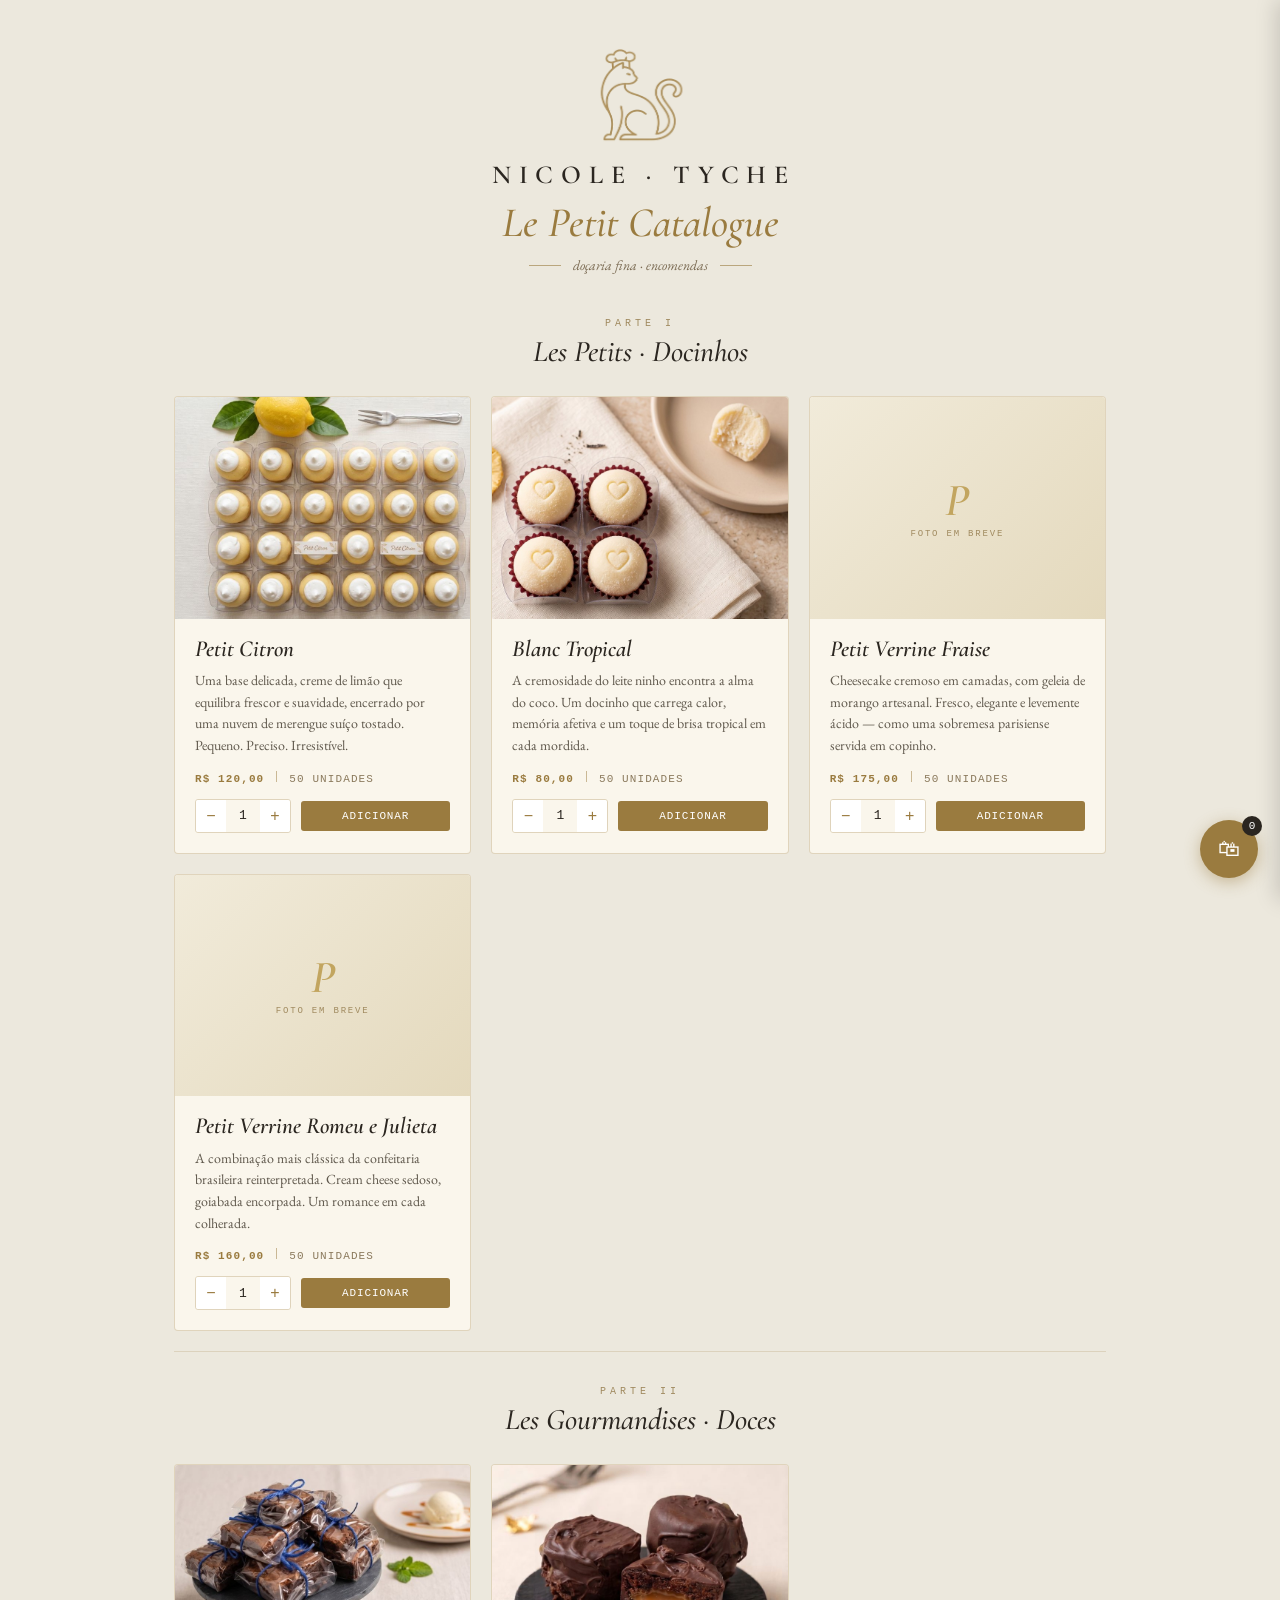
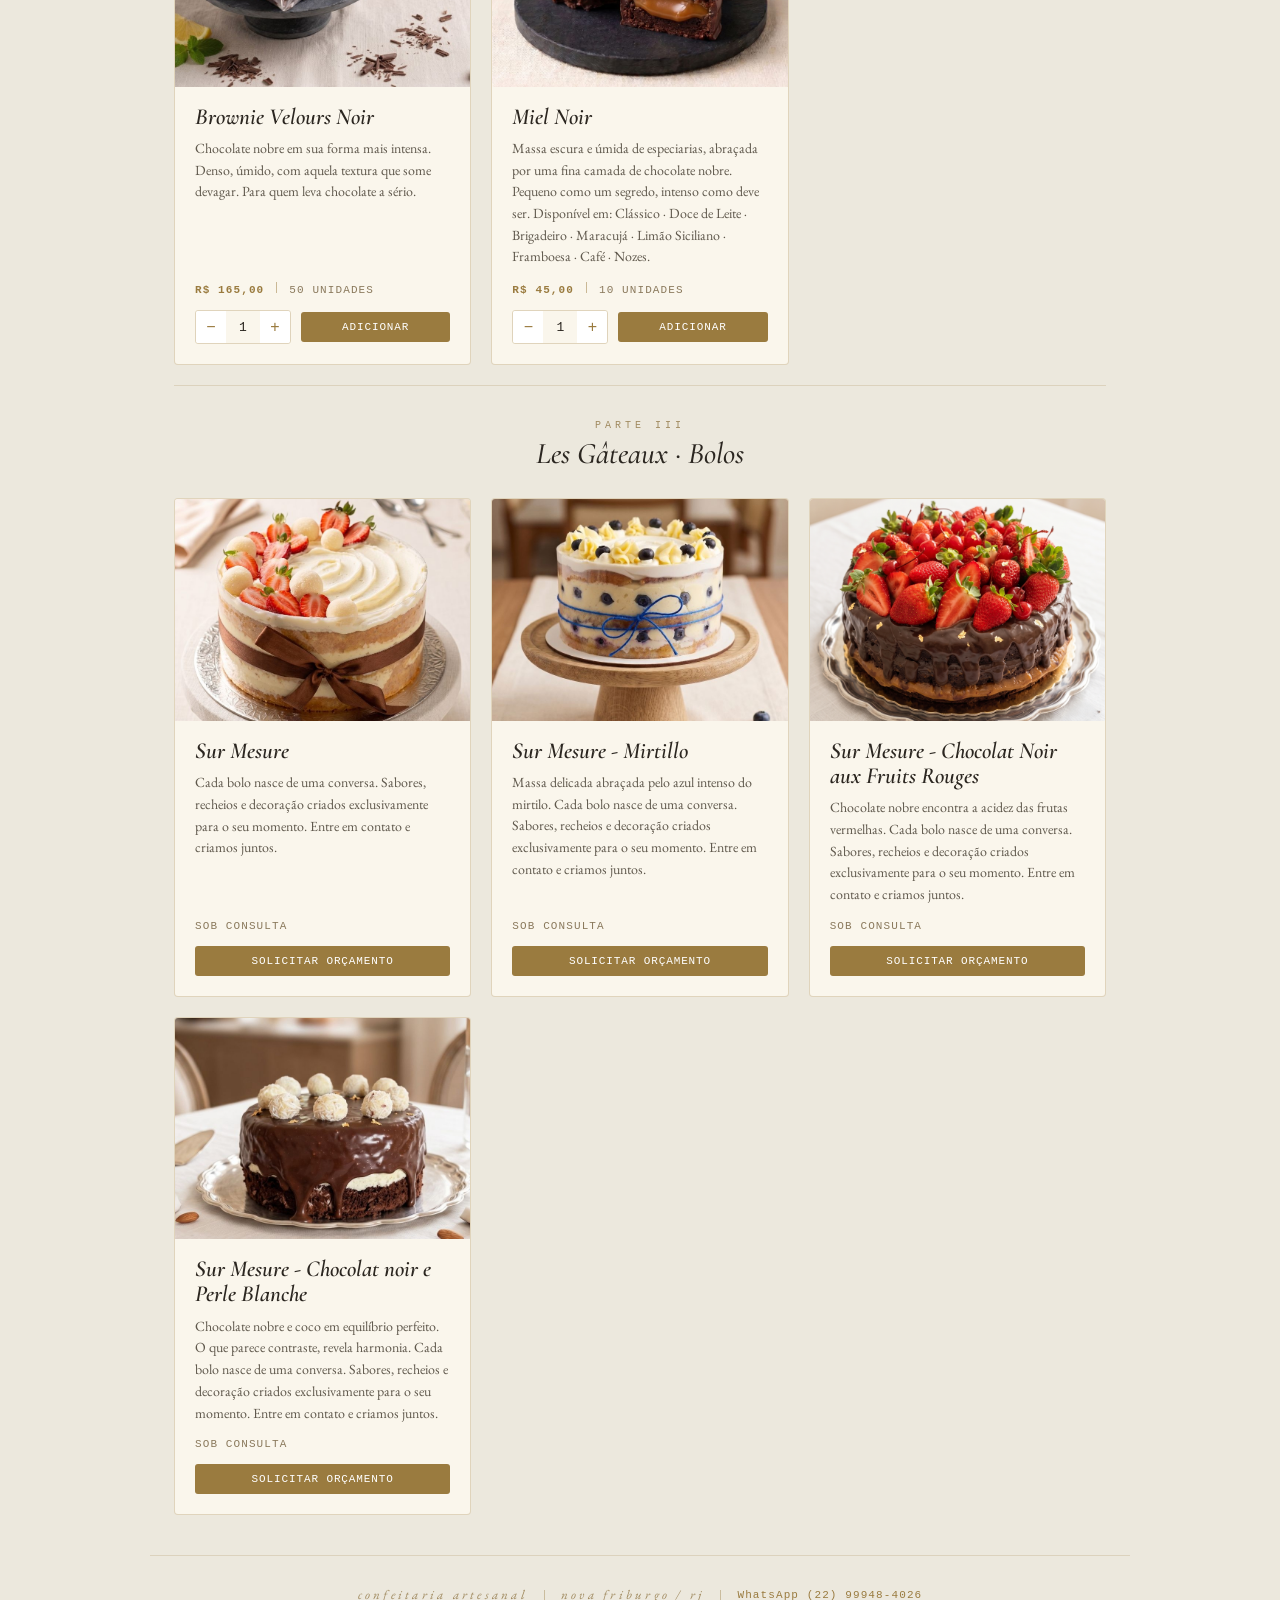
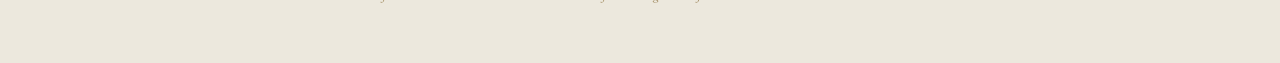
<file: index.html>
<!DOCTYPE html>
<html lang="pt-BR">

<head>
    <meta charset="UTF-8">
    <meta http-equiv="refresh" content="0; url=loja-online/index.html">

    <!-- Título da aba e preview -->
    <title>Nicole Tyche</title>
    <link rel="icon" href="loja-online/assets/favicon.ico">

    <!-- Open Graph - WhatsApp, Facebook, etc -->
    <meta property="og:title" content="Nicole Tyche">
    <meta property="og:description" content="Confira nosso catálogo de produtos">
    <meta property="og:image" content="https://fcsereno.github.io/nicole-tyche/LOGO_NICOLE_TYCHE.png">
    <meta property="og:url" content="https://fcsereno.github.io/nicole-tyche/">
    <meta property="og:type" content="website">

</head>

<body></body>

</html>
</file>
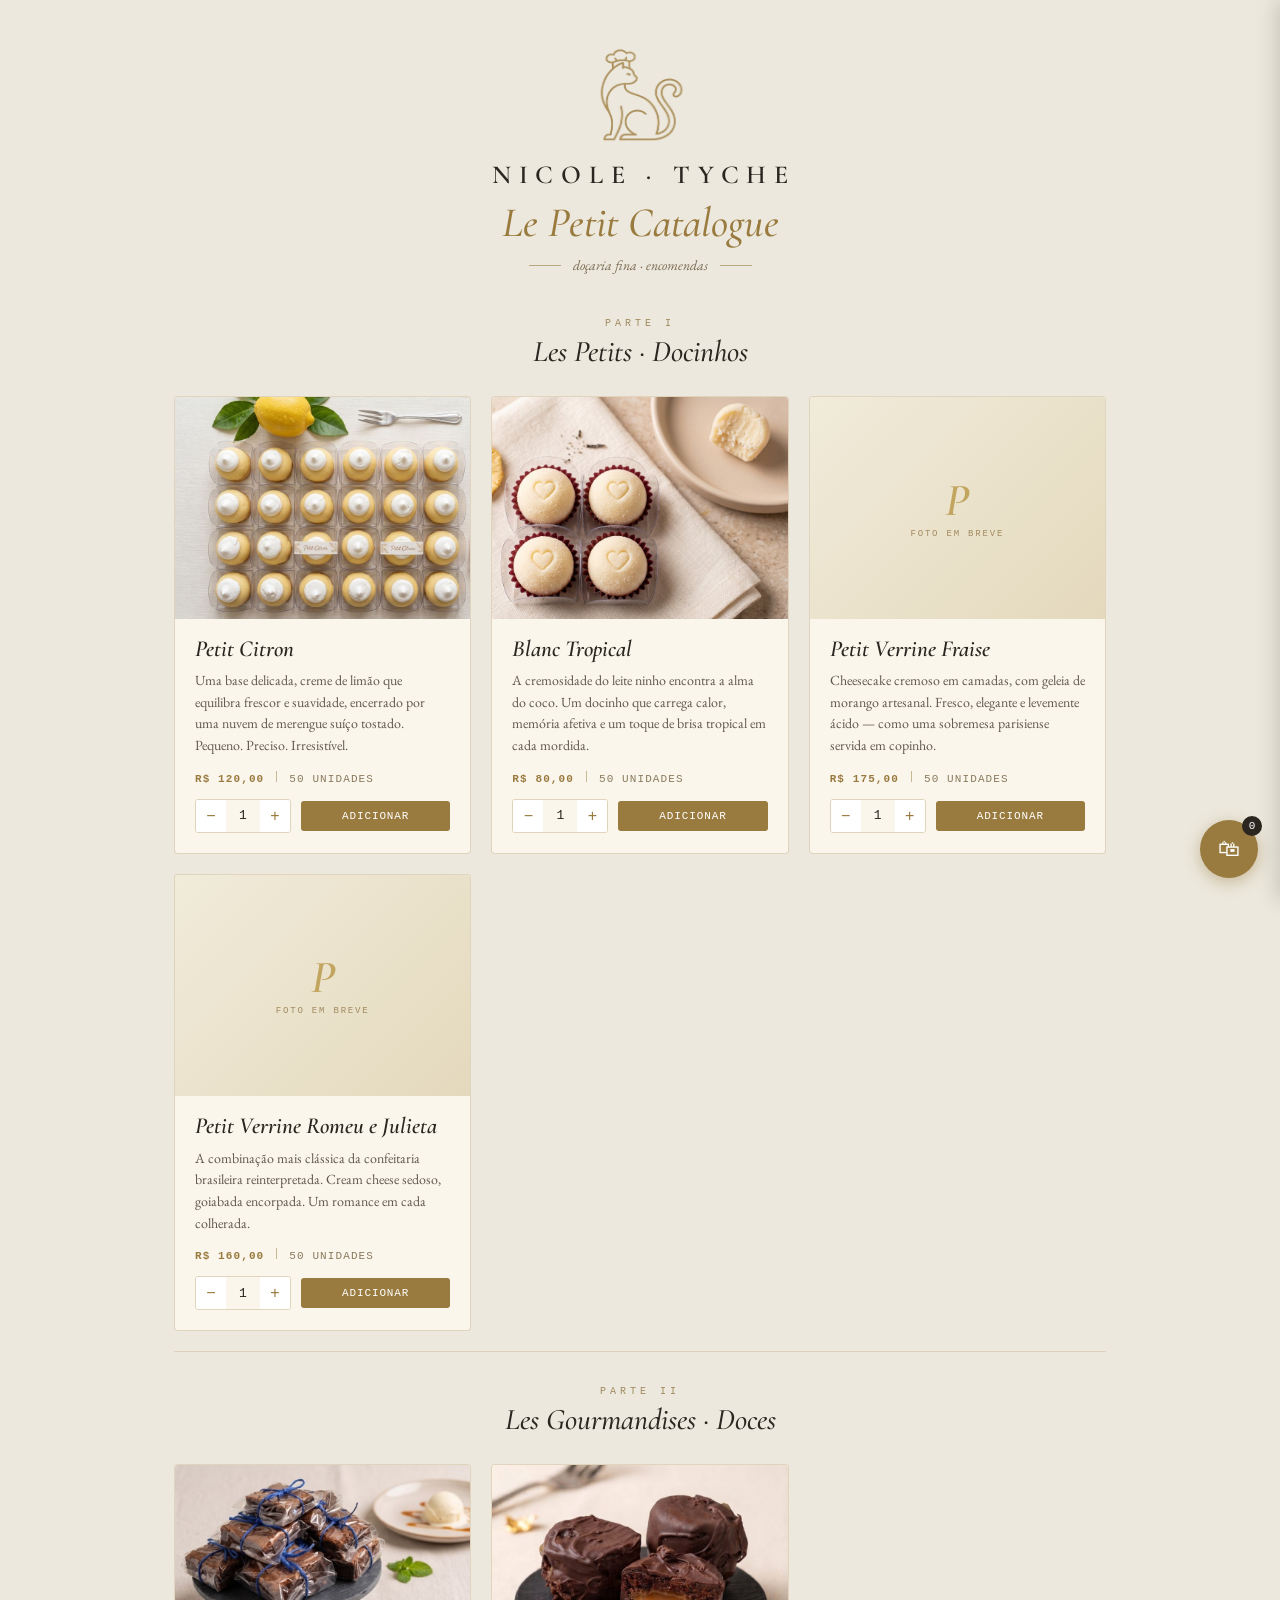
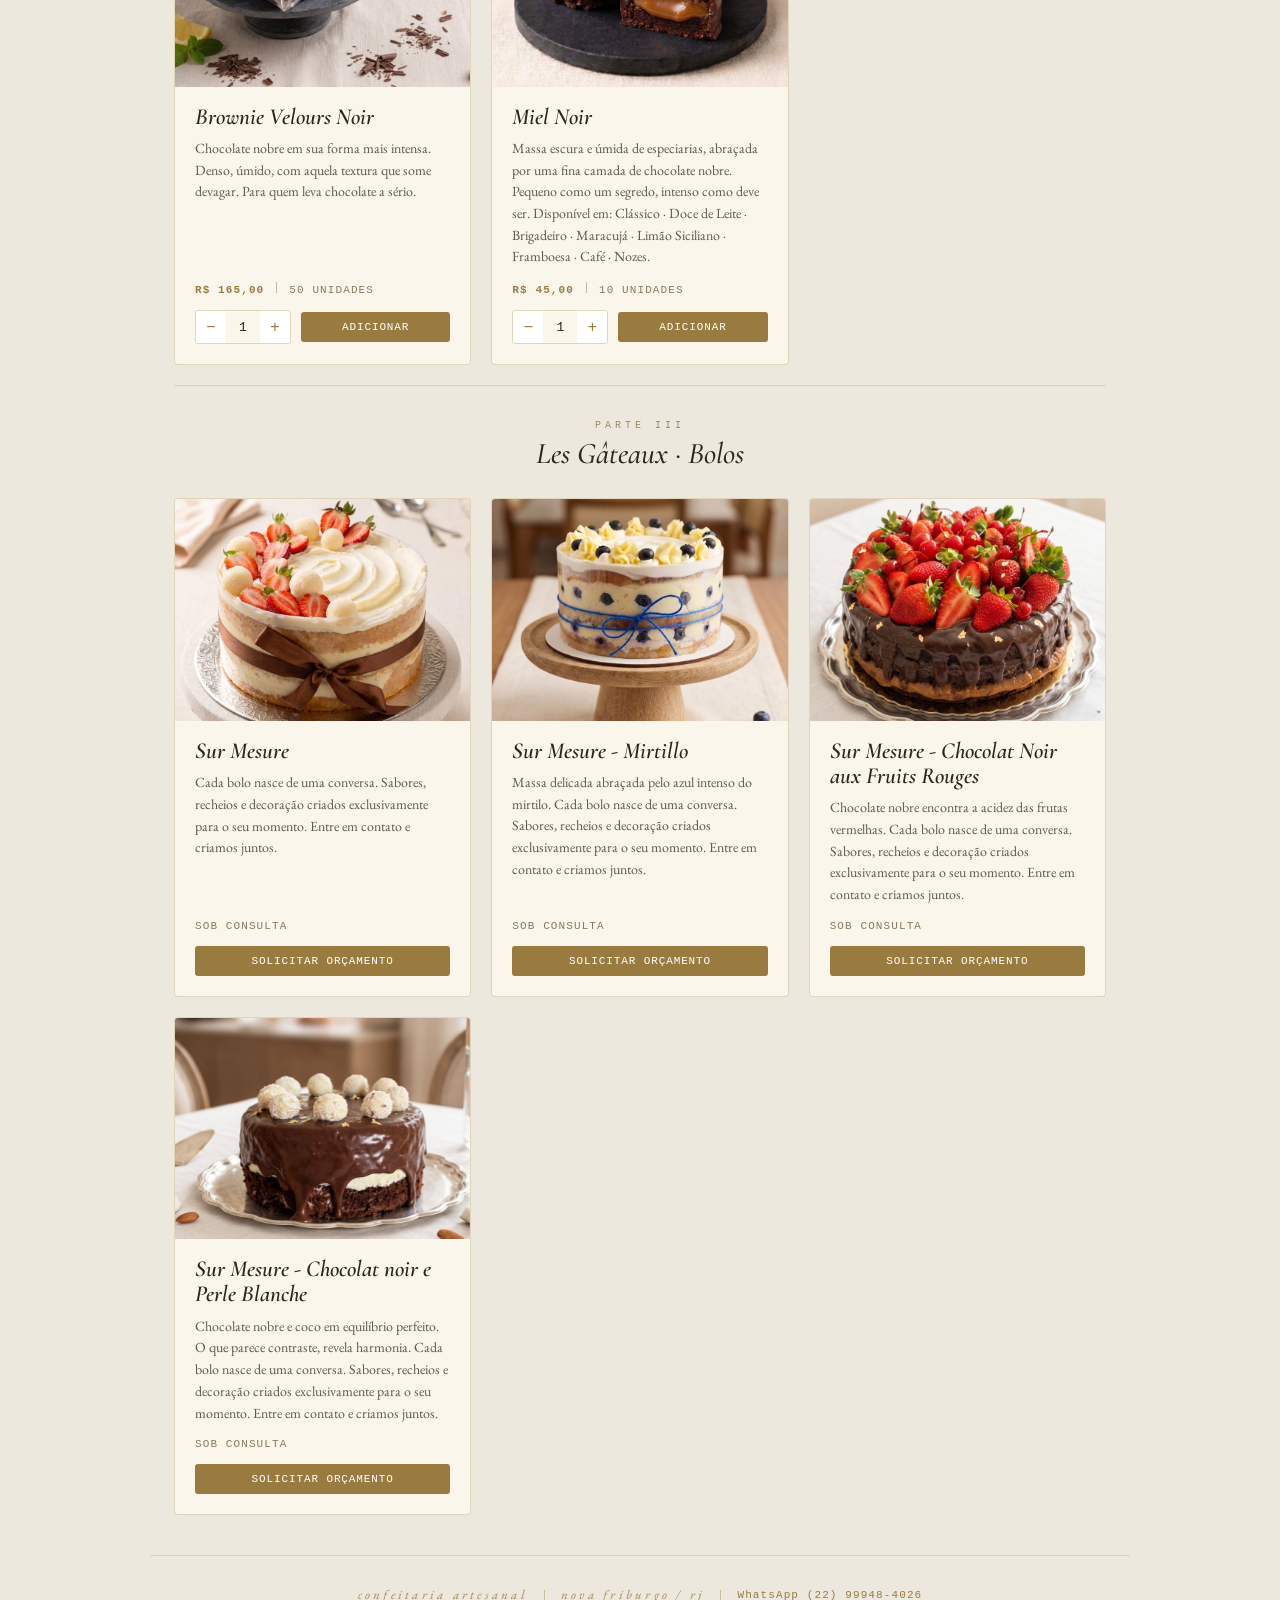
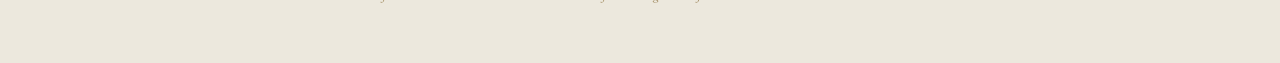
<file: loja-online/index.html>
<!DOCTYPE html>
<html lang="pt-BR">

<head>
  <meta charset="utf-8">
  <meta name="viewport" content="width=device-width, initial-scale=1">
  <title>Nicole Tyche · Loja</title>
  <link rel="icon" href="assets/favicon.ico">
  <link rel="preconnect" href="https://fonts.googleapis.com">
  <link rel="preconnect" href="https://fonts.gstatic.com" crossorigin>
  <link
    href="https://fonts.googleapis.com/css2?family=Cormorant+Garamond:ital,wght@0,400;0,500;0,600;1,400;1,500;1,600&family=EB+Garamond:ital,wght@0,400;0,500;1,400&display=swap"
    rel="stylesheet">
  <link rel="stylesheet" href="styles.css">
</head>

<body>

  <header class="header">
    <img src="assets/logo.png" alt="Nicole Tyche" class="logo">
    <div class="brand">Nicole · Tyche</div>
    <h1 class="title">Le Petit Catalogue</h1>
    <div class="tagline">
      <span class="line"></span>
      <span class="text">doçaria fina · encomendas</span>
      <span class="line"></span>
    </div>
  </header>

  <main class="sheet" id="catalog"></main>

  <footer class="footer">
    <div class="row">
      <span class="label">confeitaria artesanal</span>
      <span class="sep"></span>
      <span class="label">Nova Friburgo / RJ</span>
      <span class="sep"></span>
      <a href="https://wa.me/5522999484026">WhatsApp (22) 99948-4026</a>
    </div>
  </footer>

  <!-- BOTÃO FLUTUANTE DO CARRINHO -->
  <button id="cart-toggle" class="cart-toggle" aria-label="Abrir carrinho">
    <span class="cart-icon">🛍</span>
    <span id="cart-count" class="cart-count">0</span>
  </button>

  <!-- PAINEL DO CARRINHO -->
  <div id="cart-backdrop" class="cart-backdrop"></div>
  <aside id="cart-panel" class="cart-panel">
    <div class="cart-header">
      <h3>Seu pedido</h3>
      <button id="cart-close" class="cart-close" aria-label="Fechar carrinho">×</button>
    </div>
    <div id="cart-items" class="cart-items"></div>
    <div class="cart-footer">
      <div class="cart-total">
        <span>Total</span>
        <span id="cart-total-value">R$ 0,00</span>
      </div>
      <button id="cart-checkout" class="cart-checkout" disabled>Finalizar pedido no WhatsApp</button>
    </div>
  </aside>

  <script src="products.js"></script>
  <script src="cart.js"></script>
  <script src="app.js"></script>
</body>

</html>
</file>
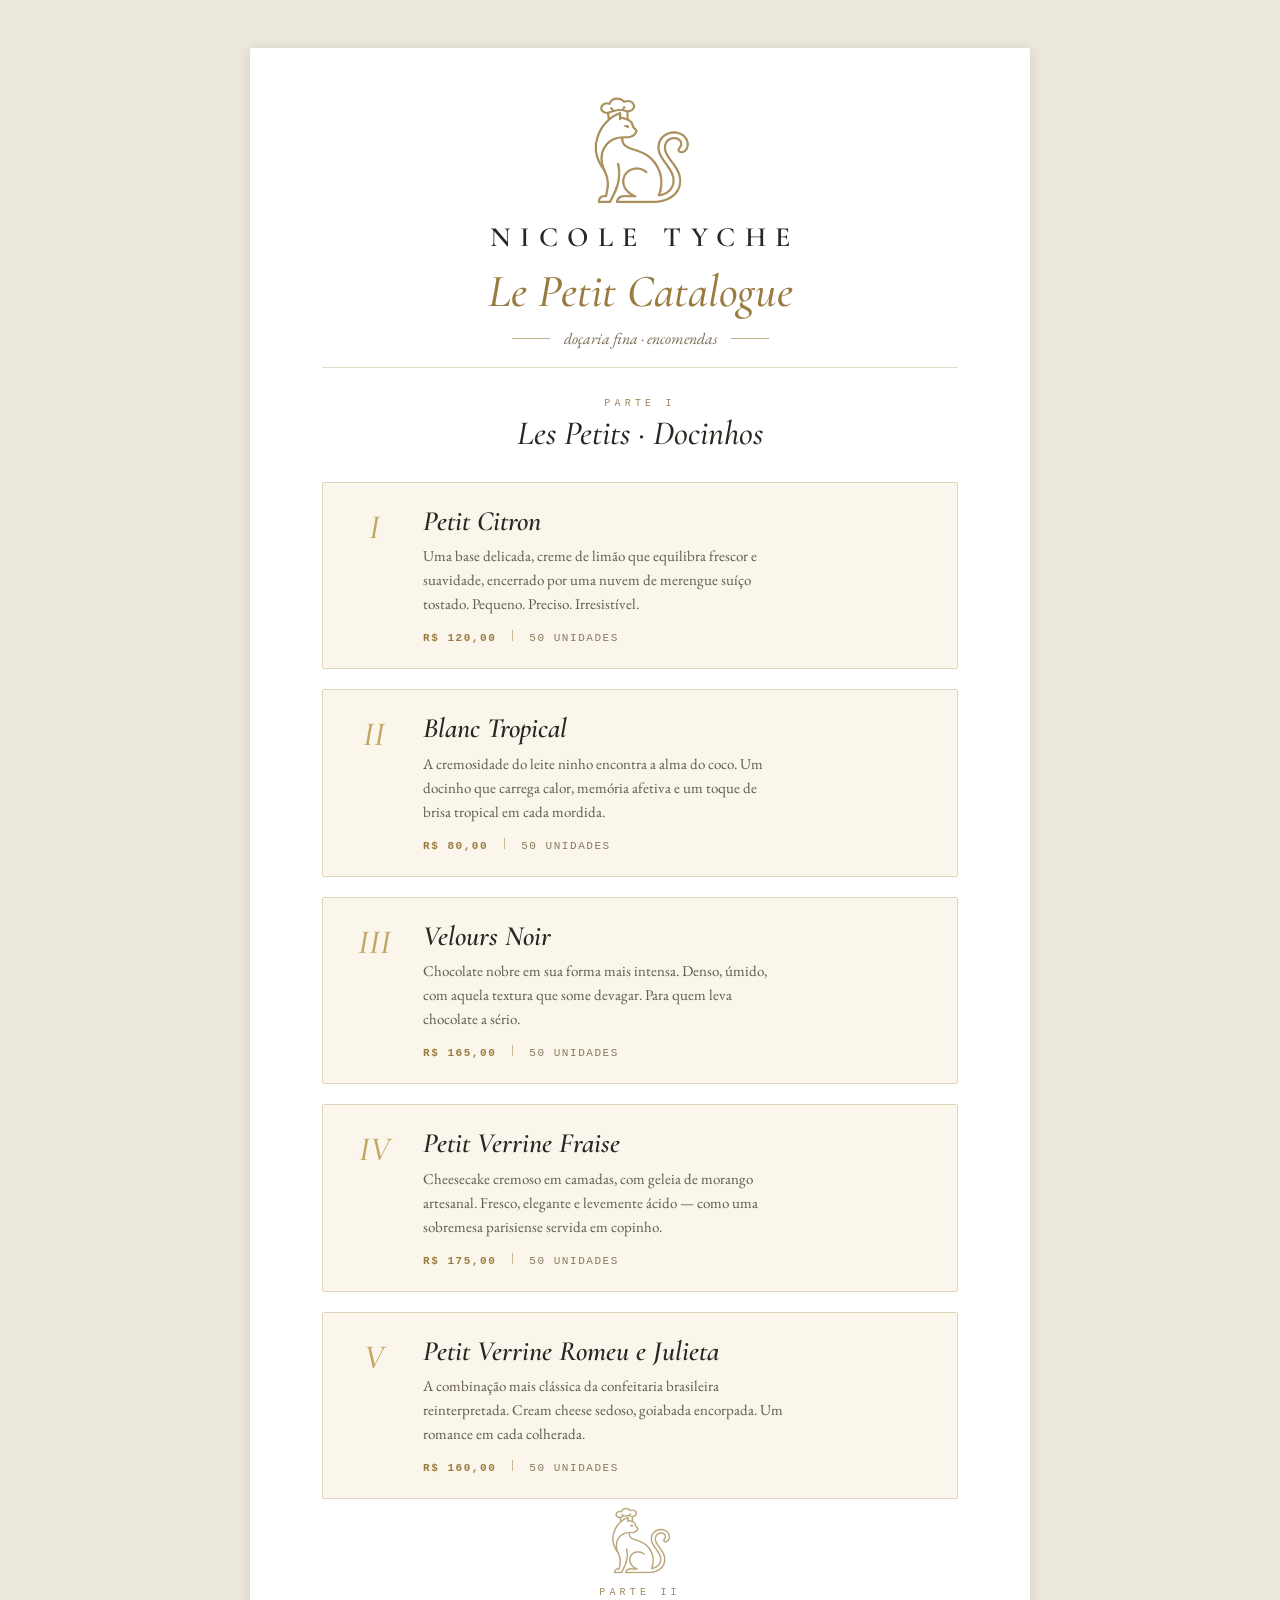
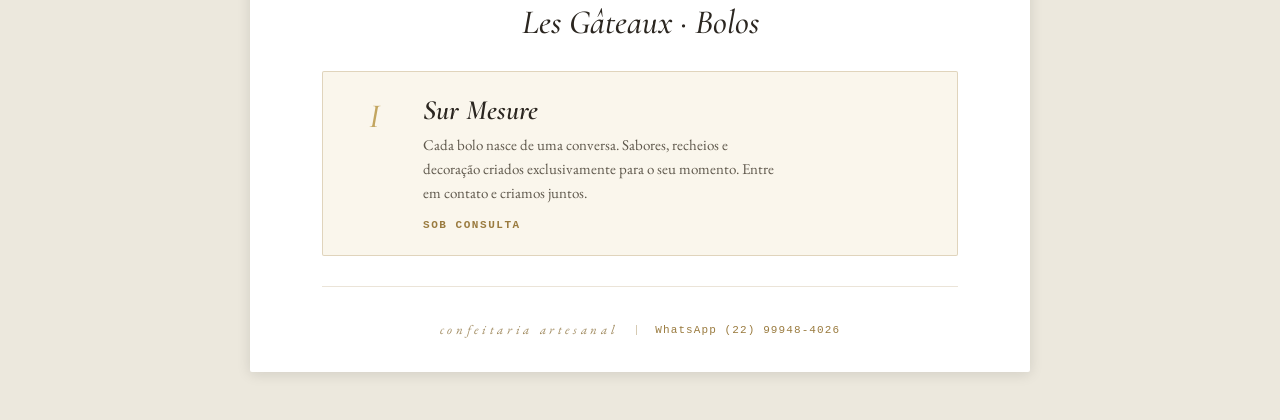
<file: Catalogo_Nicole_Tyche_Simples.html>
<!DOCTYPE html>
<html lang="pt-BR">

<head>
  <meta charset="utf-8">
  <meta name="viewport" content="width=device-width, initial-scale=1">
  <title>Nicole Tyche · Le Petit Catalogue</title>
  <link rel="preconnect" href="https://fonts.googleapis.com">
  <link rel="preconnect" href="https://fonts.gstatic.com" crossorigin>
  <link
    href="https://fonts.googleapis.com/css2?family=Cormorant+Garamond:ital,wght@0,400;0,500;0,600;1,400;1,500;1,600&family=EB+Garamond:ital,wght@0,400;0,500;1,400&display=swap"
    rel="stylesheet">
  <style>
    :root {
      --desk: #ece8dd;
      --card: #faf6ec;
      --border: rgba(154, 123, 63, 0.28);
      --gold: #9a7b3f;
      --gold-light: #c2a55f;
      --ink: #2b2620;
      --text: #5f584c;
      --label: #a08a5f;
    }

    * {
      box-sizing: border-box;
    }

    body {
      margin: 0;
      background: var(--desk);
      padding: 48px 24px;
    }

    a {
      color: var(--gold);
    }

    .sheet {
      width: 100%;
      max-width: 780px;
      margin: 0 auto;
      background: #fff;
      box-shadow: 0 2px 14px rgba(20, 20, 19, 0.12);
      border-radius: 2px;
      padding: 48px 72px 34px;
    }


    .header {
      text-align: center;
      padding-bottom: 18px;
      border-bottom: 1px solid var(--border);
    }

    .header img {
      width: 104px;
      height: auto;
      margin: 0 auto 14px;
      display: block;
    }

    .brand {
      font-family: 'Cormorant Garamond', serif;
      font-weight: 600;
      font-size: 28px;
      letter-spacing: 0.34em;
      text-transform: uppercase;
      color: var(--ink);
      margin-bottom: 14px;
      padding-left: 0.34em;
    }

    .title {
      font-family: 'Cormorant Garamond', serif;
      font-style: italic;
      font-weight: 500;
      font-size: 46px;
      line-height: 1;
      margin: 0 0 14px;
      color: var(--gold);
    }

    .tagline {
      display: flex;
      align-items: center;
      justify-content: center;
      gap: 14px;
      color: var(--gold);
    }

    .tagline span.line {
      height: 1px;
      width: 38px;
      background: currentColor;
      opacity: 0.6;
    }

    .tagline span.text {
      font-family: 'EB Garamond', serif;
      font-style: italic;
      font-size: 16px;
      color: #7a6a52;
    }

    .part {
      text-align: center;
      padding-top: 30px;
      padding-bottom: 6px;
    }

    .part.with-logo {
      padding-top: 8px;
    }

    .part.with-logo img {
      width: 64px;
      height: auto;
      margin: 0 auto 12px;
      display: block;
      opacity: 0.85;
    }

    .part-label {
      font-family: 'Courier New', monospace;
      font-size: 10px;
      letter-spacing: 0.42em;
      text-transform: uppercase;
      color: var(--label);
      margin-bottom: 4px;
    }

    .part-title {
      font-family: 'Cormorant Garamond', serif;
      font-style: italic;
      font-weight: 500;
      font-size: 34px;
      margin: 0;
      color: var(--ink);
    }

    .items {
      display: flex;
      flex-direction: column;
      gap: 20px;
      padding-top: 22px;
    }

    .item {
      break-inside: avoid;
      display: flex;
      gap: 26px;
      align-items: flex-start;
      padding: 24px 28px;
      background: var(--card);
      border: 1px solid var(--border);
      border-radius: 2px;
    }

    .item-num {
      flex: 0 0 auto;
      width: 46px;
      text-align: center;
      padding-top: 4px;
      font-family: 'Cormorant Garamond', serif;
      font-style: italic;
      font-weight: 500;
      font-size: 34px;
      color: var(--gold-light);
      line-height: 1;
    }

    .item-body {
      flex: 1 1 auto;
    }

    .item-name {
      font-family: 'Cormorant Garamond', serif;
      font-style: italic;
      font-weight: 600;
      font-size: 28px;
      line-height: 1.05;
      margin: 0 0 8px;
      color: var(--ink);
    }

    .item-desc {
      font-family: 'EB Garamond', serif;
      font-size: 15px;
      line-height: 1.6;
      color: var(--text);
      margin: 0 0 14px;
      max-width: 52ch;
    }

    .item-meta {
      display: flex;
      align-items: baseline;
      gap: 16px;
      font-family: 'Courier New', monospace;
      font-size: 11px;
      letter-spacing: 0.14em;
      text-transform: uppercase;
      color: #8a795c;
    }

    .item-price {
      color: var(--gold);
      font-weight: 700;
    }

    .item-sep {
      height: 11px;
      width: 1px;
      background: rgba(154, 123, 63, 0.5);
    }

    .footer {
      text-align: center;
      padding-top: 34px;
      margin-top: 30px;
      border-top: 1px solid rgba(154, 123, 63, 0.2);
    }

    .footer .row {
      display: flex;
      align-items: center;
      justify-content: center;
      gap: 18px;
    }

    .footer .label {
      font-family: 'EB Garamond', serif;
      font-style: italic;
      font-size: 13px;
      letter-spacing: 0.28em;
      color: var(--label);
      text-transform: lowercase;
    }

    .footer .sep {
      height: 10px;
      width: 1px;
      background: rgba(154, 123, 63, 0.4);
    }

    .footer a {
      font-family: 'Courier New', monospace;
      font-size: 11px;
      letter-spacing: 0.1em;
      text-decoration: none;
    }

    @media (max-width: 600px) {
      body {
        padding: 20px 10px;
      }

      .sheet {
        padding: 32px 22px 22px;
      }

      .header img {
        width: 80px;
      }

      .brand {
        font-size: 19px;
        letter-spacing: 0.2em;
        padding-left: 0.2em;
      }

      .title {
        font-size: 32px;
      }

      .tagline {
        gap: 10px;
      }

      .tagline span.line {
        width: 22px;
      }

      .tagline span.text {
        font-size: 13px;
      }

      .part-title {
        font-size: 25px;
      }

      .items {
        gap: 14px;
      }

      .item {
        flex-direction: column;
        align-items: stretch;
        gap: 8px;
        padding: 18px 16px;
      }

      .item-num {
        width: auto;
        text-align: left;
        padding-top: 0;
        font-size: 26px;
      }

      .item-name {
        font-size: 22px;
      }

      .item-desc {
        font-size: 14px;
        max-width: none;
      }

      .item-meta {
        flex-wrap: wrap;
        row-gap: 6px;
      }

      .footer .row {
        flex-wrap: wrap;
        row-gap: 8px;
      }
    }

    @media print {
      @page {
        size: A4;
        margin: 0.9in;
      }

      body {
        background: none;
        padding: 0;
      }

      .sheet {
        max-width: none;
        margin: 0;
        padding: 0;
        box-shadow: none;
        border-radius: 0;
      }

      .part-break {
        break-before: page;
      }
    }
  </style>
</head>

<body>
  <div class="sheet">

    <!-- CAPA / CABEÇALHO -->
    <div class="header">
      <img src="[data-uri]" alt="Nicole Tyche">
      <div class="brand">Nicole Tyche</div>
      <h1 class="title">Le Petit Catalogue</h1>
      <div class="tagline">
        <span class="line"></span>
        <span class="text">doçaria fina · encomendas</span>
        <span class="line"></span>
      </div>
    </div>

    <!-- PARTE I: DOCINHOS -->
    <div class="part">
      <div class="part-label">Parte I</div>
      <h2 class="part-title">Les Petits · Docinhos</h2>
    </div>

    <div class="items">

      <article class="item">
        <div class="item-num">I</div>
        <div class="item-body">
          <h3 class="item-name">Petit Citron</h3>
          <p class="item-desc">Uma base delicada, creme de limão que equilibra frescor e suavidade, encerrado por uma
            nuvem de merengue suíço tostado. Pequeno. Preciso. Irresistível.</p>
          <div class="item-meta">
            <span class="item-price">R$ 120,00</span>
            <span class="item-sep"></span>
            <span>50 unidades</span>
          </div>
        </div>
      </article>

      <article class="item">
        <div class="item-num">II</div>
        <div class="item-body">
          <h3 class="item-name">Blanc Tropical</h3>
          <p class="item-desc">A cremosidade do leite ninho encontra a alma do coco. Um docinho que carrega calor,
            memória afetiva e um toque de brisa tropical em cada mordida.</p>
          <div class="item-meta">
            <span class="item-price">R$ 80,00</span>
            <span class="item-sep"></span>
            <span>50 unidades</span>
          </div>
        </div>
      </article>

      <article class="item">
        <div class="item-num">III</div>
        <div class="item-body">
          <h3 class="item-name">Velours Noir</h3>
          <p class="item-desc">Chocolate nobre em sua forma mais intensa. Denso, úmido, com aquela textura que some
            devagar. Para quem leva chocolate a sério.</p>
          <div class="item-meta">
            <span class="item-price">R$ 165,00</span>
            <span class="item-sep"></span>
            <span>50 unidades</span>
          </div>
        </div>
      </article>

      <article class="item">
        <div class="item-num">IV</div>
        <div class="item-body">
          <h3 class="item-name">Petit Verrine Fraise</h3>
          <p class="item-desc">Cheesecake cremoso em camadas, com geleia de morango artesanal. Fresco, elegante e
            levemente ácido — como uma sobremesa parisiense servida em copinho.</p>
          <div class="item-meta">
            <span class="item-price">R$ 175,00</span>
            <span class="item-sep"></span>
            <span>50 unidades</span>
          </div>
        </div>
      </article>

      <article class="item">
        <div class="item-num">V</div>
        <div class="item-body">
          <h3 class="item-name">Petit Verrine Romeu e Julieta</h3>
          <p class="item-desc">A combinação mais clássica da confeitaria brasileira reinterpretada. Cream cheese sedoso,
            goiabada encorpada. Um romance em cada colherada.</p>
          <div class="item-meta">
            <span class="item-price">R$ 160,00</span>
            <span class="item-sep"></span>
            <span>50 unidades</span>
          </div>
        </div>
      </article>

    </div>

    <!-- PARTE II: BOLOS -->
    <div class="part with-logo part-break">
      <img src="[data-uri]" alt="Nicole Tyche">
      <div class="part-label">Parte II</div>
      <h2 class="part-title">Les Gâteaux · Bolos</h2>
    </div>

    <div class="items">

      <article class="item">
        <div class="item-num">I</div>
        <div class="item-body">
          <h3 class="item-name">Sur Mesure</h3>
          <p class="item-desc">Cada bolo nasce de uma conversa. Sabores, recheios e decoração criados exclusivamente
            para o seu momento. Entre em contato e criamos juntos.</p>
          <div class="item-meta">
            <span class="item-price">sob consulta</span>
          </div>
        </div>
      </article>

    </div>

    <!-- RODAPÉ COM WHATSAPP -->
    <div class="footer">
      <div class="row">
        <span class="label">confeitaria artesanal</span>
        <span class="sep"></span>
        <a
          href="https://wa.me/5522999484026?text=Ol%C3%A1!%20Gostaria%20de%20fazer%20uma%20encomenda%20dos%20doces%20artesanais%20finos.">WhatsApp
          (22) 99948-4026</a>
      </div>
    </div>

  </div>
</body>

</html>
</file>
<file: loja-online/styles.css>
:root {
  --desk: #ece8dd;
  --card: #faf6ec;
  --border: rgba(154,123,63,0.28);
  --gold: #9a7b3f;
  --gold-light: #c2a55f;
  --ink: #2b2620;
  --text: #5f584c;
  --label: #a08a5f;
}

* { box-sizing: border-box; }

body {
  margin: 0;
  background: var(--desk);
  font-family: 'EB Garamond', serif;
  color: var(--ink);
}

a { color: var(--gold); }

/* ---------- header ---------- */

.header {
  text-align: center;
  padding: 48px 24px 24px;
}

.header .logo {
  width: 90px;
  height: auto;
  margin: 0 auto 16px;
  display: block;
  animation: fade-rise 0.7s ease both;
}

@keyframes fade-rise {
  from {
    opacity: 0;
    transform: translateY(16px);
  }
  to {
    opacity: 1;
    transform: translateY(0);
  }
}

.brand {
  font-family: 'Cormorant Garamond', serif;
  font-weight: 600;
  font-size: 26px;
  letter-spacing: 0.3em;
  text-transform: uppercase;
  margin-bottom: 12px;
  padding-left: 0.3em;
  animation: fade-rise 0.7s ease both;
  animation-delay: 0.15s;
}

.title {
  font-family: 'Cormorant Garamond', serif;
  font-style: italic;
  font-weight: 500;
  font-size: 42px;
  line-height: 1;
  margin: 0 0 12px;
  color: var(--gold);
  animation: fade-rise 0.7s ease both;
  animation-delay: 0.3s;
}

.tagline {
  display: flex;
  align-items: center;
  justify-content: center;
  gap: 12px;
  color: var(--gold);
  animation: fade-rise 0.7s ease both;
  animation-delay: 0.45s;
}

.tagline .line { height: 1px; width: 32px; background: currentColor; opacity: 0.6; }
.tagline .text { font-style: italic; font-size: 14px; color: #7a6a52; }

/* ---------- sheet / parts ---------- */

.sheet {
  max-width: 980px;
  margin: 0 auto;
  padding: 0 24px 40px;
}

.part {
  text-align: center;
  padding-top: 20px;
  padding-bottom: 6px;
}

.part.divider {
  margin-top: 20px;
  padding-top: 34px;
  border-top: 1px solid rgba(154,123,63,0.2);
}

.part-label {
  font-family: 'Courier New', monospace;
  font-size: 10px;
  letter-spacing: 0.4em;
  text-transform: uppercase;
  color: var(--label);
  margin-bottom: 4px;
}

.part-title {
  font-family: 'Cormorant Garamond', serif;
  font-style: italic;
  font-weight: 500;
  font-size: 30px;
  margin: 0;
}

/* ---------- product grid ---------- */

.grid {
  display: grid;
  grid-template-columns: repeat(auto-fill, minmax(240px, 1fr));
  gap: 20px;
  padding-top: 20px;
}

.product {
  background: var(--card);
  border: 1px solid var(--border);
  border-radius: 4px;
  overflow: hidden;
  display: flex;
  flex-direction: column;
}

.product-media {
  aspect-ratio: 4 / 3;
  width: 100%;
  position: relative;
  background: linear-gradient(135deg, #f1ebda, #e4d9bd);
}

.product-media img {
  width: 100%;
  height: 100%;
  object-fit: cover;
  display: block;
  transition: transform 0.35s ease;
}

.product:hover .product-media img {
  transform: scale(1.08);
}

.product-placeholder {
  width: 100%;
  height: 100%;
  display: flex;
  flex-direction: column;
  align-items: center;
  justify-content: center;
  gap: 6px;
}

.product-placeholder .letter {
  font-family: 'Cormorant Garamond', serif;
  font-style: italic;
  font-weight: 600;
  font-size: 46px;
  color: var(--gold-light);
  line-height: 1;
}

.product-placeholder .caption {
  font-family: 'Courier New', monospace;
  font-size: 9px;
  letter-spacing: 0.2em;
  text-transform: uppercase;
  color: var(--label);
}

.product-body {
  padding: 18px 20px 20px;
  display: flex;
  flex-direction: column;
  flex: 1;
}

.product-name {
  font-family: 'Cormorant Garamond', serif;
  font-style: italic;
  font-weight: 600;
  font-size: 23px;
  line-height: 1.1;
  margin: 0 0 8px;
}

.product-desc {
  font-size: 14px;
  line-height: 1.55;
  color: var(--text);
  margin: 0 0 14px;
  flex: 1;
}

.product-meta {
  display: flex;
  align-items: baseline;
  gap: 12px;
  font-family: 'Courier New', monospace;
  font-size: 11px;
  letter-spacing: 0.1em;
  text-transform: uppercase;
  color: #8a795c;
  margin-bottom: 14px;
}

.product-price { color: var(--gold); font-weight: 700; }
.product-sep { height: 11px; width: 1px; background: rgba(154,123,63,0.5); }

.product-actions {
  display: flex;
  align-items: center;
  gap: 10px;
}

.qty-stepper {
  display: flex;
  align-items: center;
  border: 1px solid var(--border);
  border-radius: 3px;
  overflow: hidden;
}

.qty-stepper button {
  width: 30px;
  height: 32px;
  border: none;
  background: #fff;
  color: var(--gold);
  font-size: 16px;
  cursor: pointer;
}

.qty-stepper button:hover { background: var(--card); }

.qty-stepper .qty-value {
  width: 34px;
  text-align: center;
  font-family: 'Courier New', monospace;
  font-size: 13px;
}

.add-btn, .quote-btn {
  flex: 1;
  border: none;
  border-radius: 3px;
  background: var(--gold);
  color: #fff;
  font-family: 'Courier New', monospace;
  font-size: 11px;
  letter-spacing: 0.08em;
  text-transform: uppercase;
  padding: 9px 12px;
  cursor: pointer;
  transition: background 0.15s;
}

.add-btn:hover, .quote-btn:hover { background: #86692f; }

.add-btn.added { background: #6f8f5f; }

/* ---------- footer ---------- */

.footer {
  text-align: center;
  padding: 30px 24px 60px;
  border-top: 1px solid rgba(154,123,63,0.2);
  max-width: 980px;
  margin: 0 auto;
}

.footer .row {
  display: flex;
  align-items: center;
  justify-content: center;
  gap: 16px;
  flex-wrap: wrap;
}

.footer .label {
  font-style: italic;
  font-size: 13px;
  letter-spacing: 0.25em;
  color: var(--label);
  text-transform: lowercase;
}

.footer .sep { height: 10px; width: 1px; background: rgba(154,123,63,0.4); }

.footer a {
  font-family: 'Courier New', monospace;
  font-size: 11px;
  letter-spacing: 0.1em;
  text-decoration: none;
}

/* ---------- cart toggle button ---------- */

.cart-toggle {
  position: fixed;
  right: 22px;
  bottom: 22px;
  width: 58px;
  height: 58px;
  border-radius: 50%;
  border: none;
  background: var(--gold);
  color: #fff;
  font-size: 22px;
  display: flex;
  align-items: center;
  justify-content: center;
  cursor: pointer;
  box-shadow: 0 4px 16px rgba(154,123,63,0.45);
  z-index: 40;
  transition: background 0.15s;
}

.cart-toggle:hover {
  background: #86692f;
}

.cart-count {
  position: absolute;
  top: -4px;
  right: -4px;
  background: var(--ink);
  color: #fff;
  font-family: 'Courier New', monospace;
  font-size: 11px;
  min-width: 20px;
  height: 20px;
  border-radius: 10px;
  display: flex;
  align-items: center;
  justify-content: center;
  padding: 0 4px;
}

/* ---------- cart panel ---------- */

.cart-backdrop {
  position: fixed;
  inset: 0;
  background: rgba(20,17,12,0.35);
  opacity: 0;
  pointer-events: none;
  transition: opacity 0.2s;
  z-index: 45;
}

.cart-panel {
  position: fixed;
  top: 0;
  right: 0;
  height: 100%;
  width: min(380px, 100%);
  background: #fff;
  box-shadow: -4px 0 20px rgba(0,0,0,0.15);
  transform: translateX(100%);
  transition: transform 0.25s ease;
  z-index: 50;
  display: flex;
  flex-direction: column;
}

body.cart-open .cart-panel { transform: translateX(0); }
body.cart-open .cart-backdrop { opacity: 1; pointer-events: auto; }
body.cart-open { overflow: hidden; }

.cart-header {
  display: flex;
  align-items: center;
  justify-content: space-between;
  padding: 20px 22px;
  border-bottom: 1px solid var(--border);
}

.cart-header h3 {
  font-family: 'Cormorant Garamond', serif;
  font-style: italic;
  font-size: 24px;
  margin: 0;
}

.cart-close {
  border: none;
  background: none;
  font-size: 26px;
  line-height: 1;
  color: var(--text);
  cursor: pointer;
  width: 44px;
  height: 44px;
  display: flex;
  align-items: center;
  justify-content: center;
  margin: -10px -10px -10px 0;
}

.cart-items {
  flex: 1;
  overflow-y: auto;
  padding: 10px 22px;
}

.cart-empty {
  text-align: center;
  color: var(--text);
  font-style: italic;
  padding: 40px 10px;
}

.cart-item {
  display: flex;
  gap: 12px;
  padding: 14px 0;
  border-bottom: 1px solid rgba(154,123,63,0.15);
}

.cart-item-info { flex: 1; }

.cart-item-name {
  font-family: 'Cormorant Garamond', serif;
  font-style: italic;
  font-weight: 600;
  font-size: 17px;
  margin-bottom: 4px;
}

.cart-item-unit {
  font-family: 'Courier New', monospace;
  font-size: 10px;
  color: var(--label);
  text-transform: uppercase;
  letter-spacing: 0.08em;
  margin-bottom: 8px;
}

.cart-item-row {
  display: flex;
  align-items: center;
  justify-content: space-between;
}

.cart-item-price {
  font-family: 'Courier New', monospace;
  font-size: 12px;
  color: var(--gold);
  font-weight: 700;
}

.cart-item-remove {
  border: none;
  background: none;
  color: #a04b4b;
  font-size: 11px;
  text-decoration: underline;
  cursor: pointer;
  font-family: 'Courier New', monospace;
}

.cart-footer {
  padding: 18px 22px 24px;
  border-top: 1px solid var(--border);
}

.cart-total {
  display: flex;
  justify-content: space-between;
  align-items: baseline;
  font-family: 'Courier New', monospace;
  font-size: 13px;
  letter-spacing: 0.05em;
  text-transform: uppercase;
  margin-bottom: 14px;
}

#cart-total-value {
  font-size: 18px;
  color: var(--gold);
  font-weight: 700;
}

.cart-checkout {
  width: 100%;
  border: none;
  border-radius: 3px;
  background: #25913a;
  color: #fff;
  font-family: 'Courier New', monospace;
  font-size: 12px;
  letter-spacing: 0.08em;
  text-transform: uppercase;
  padding: 13px;
  cursor: pointer;
}

.cart-checkout:disabled {
  background: #b7b2a5;
  cursor: not-allowed;
}

/* ---------- mobile ---------- */

@media (max-width: 600px) {
  .header { padding: 32px 16px 20px; }
  .title { font-size: 30px; }
  .sheet { padding: 0 14px 30px; }
  .grid { grid-template-columns: 1fr 1fr; gap: 12px; }
  .product-body { padding: 12px 14px 14px; }
  .product-name { font-size: 18px; }
  .product-desc { font-size: 12.5px; -webkit-line-clamp: 3; display: -webkit-box; -webkit-box-orient: vertical; overflow: hidden; }
  .product-actions { flex-wrap: wrap; }
  .cart-panel { width: 100%; }
}
</file>
